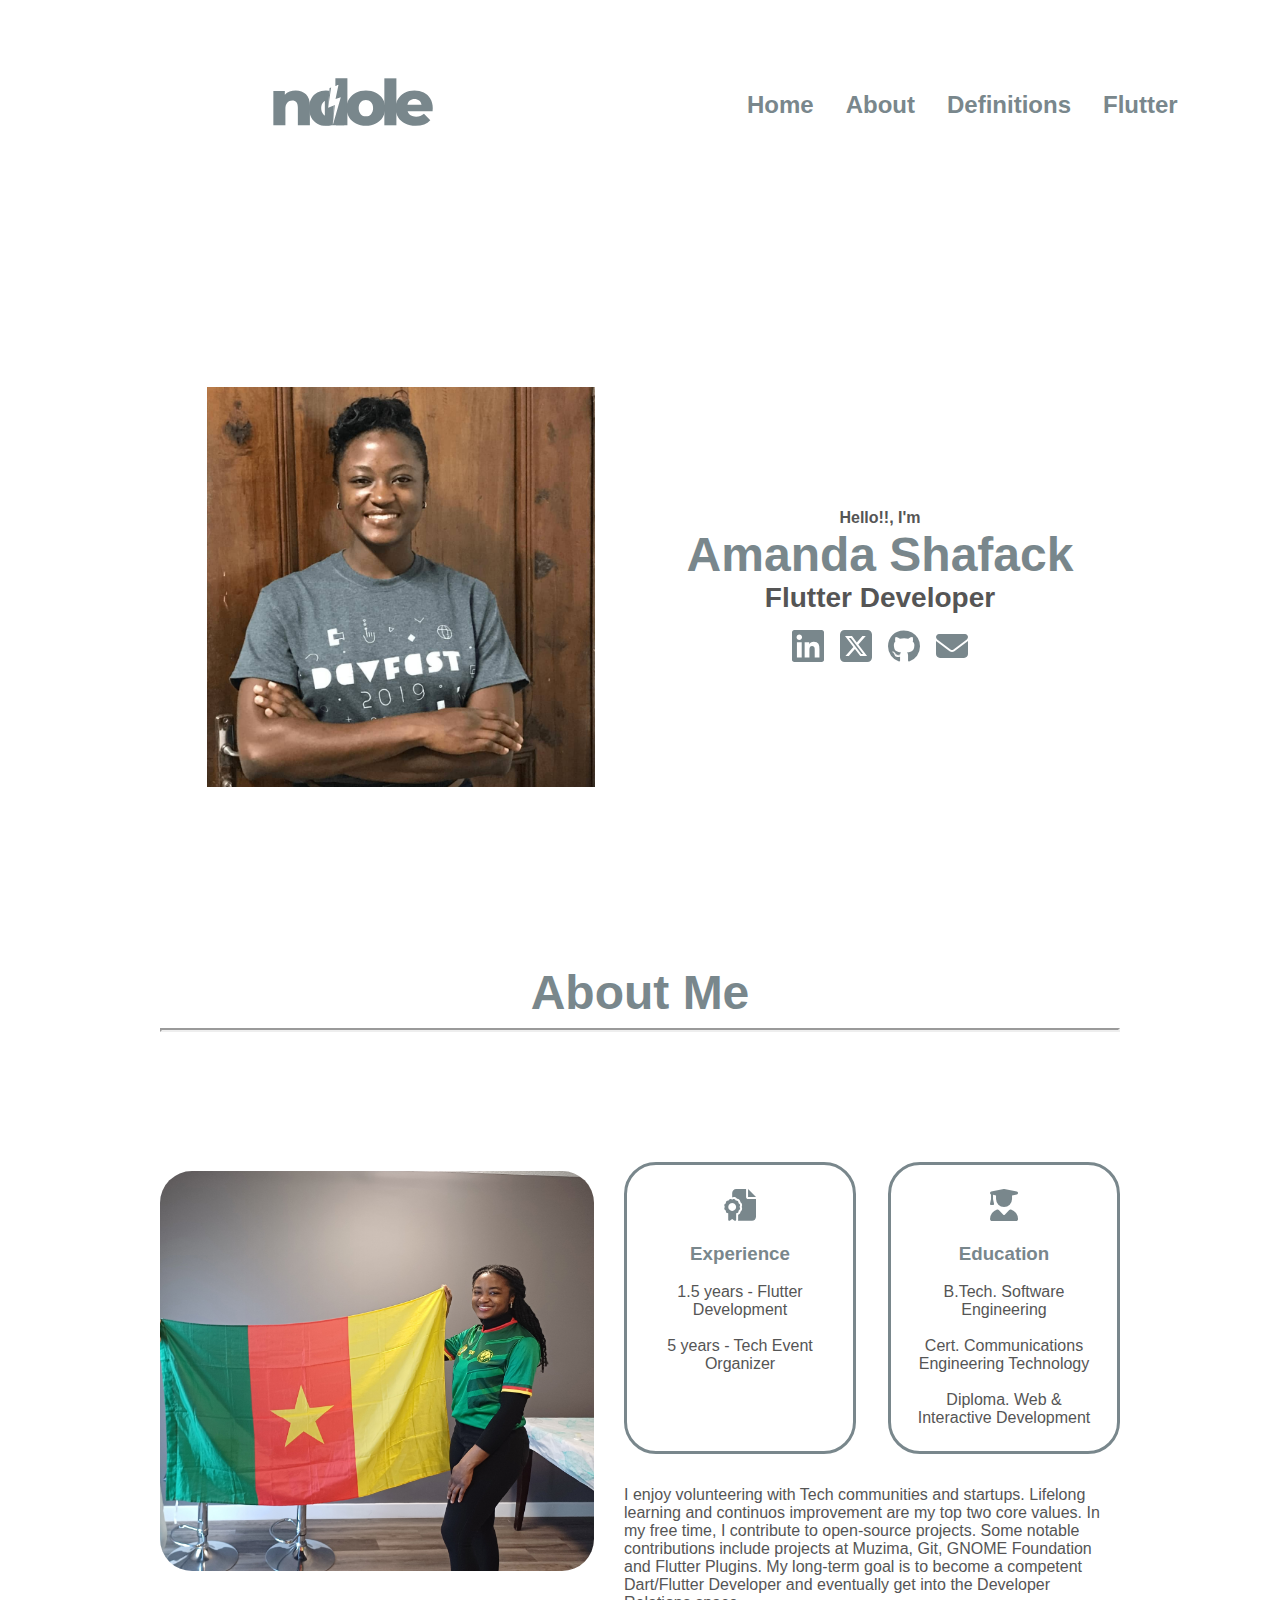
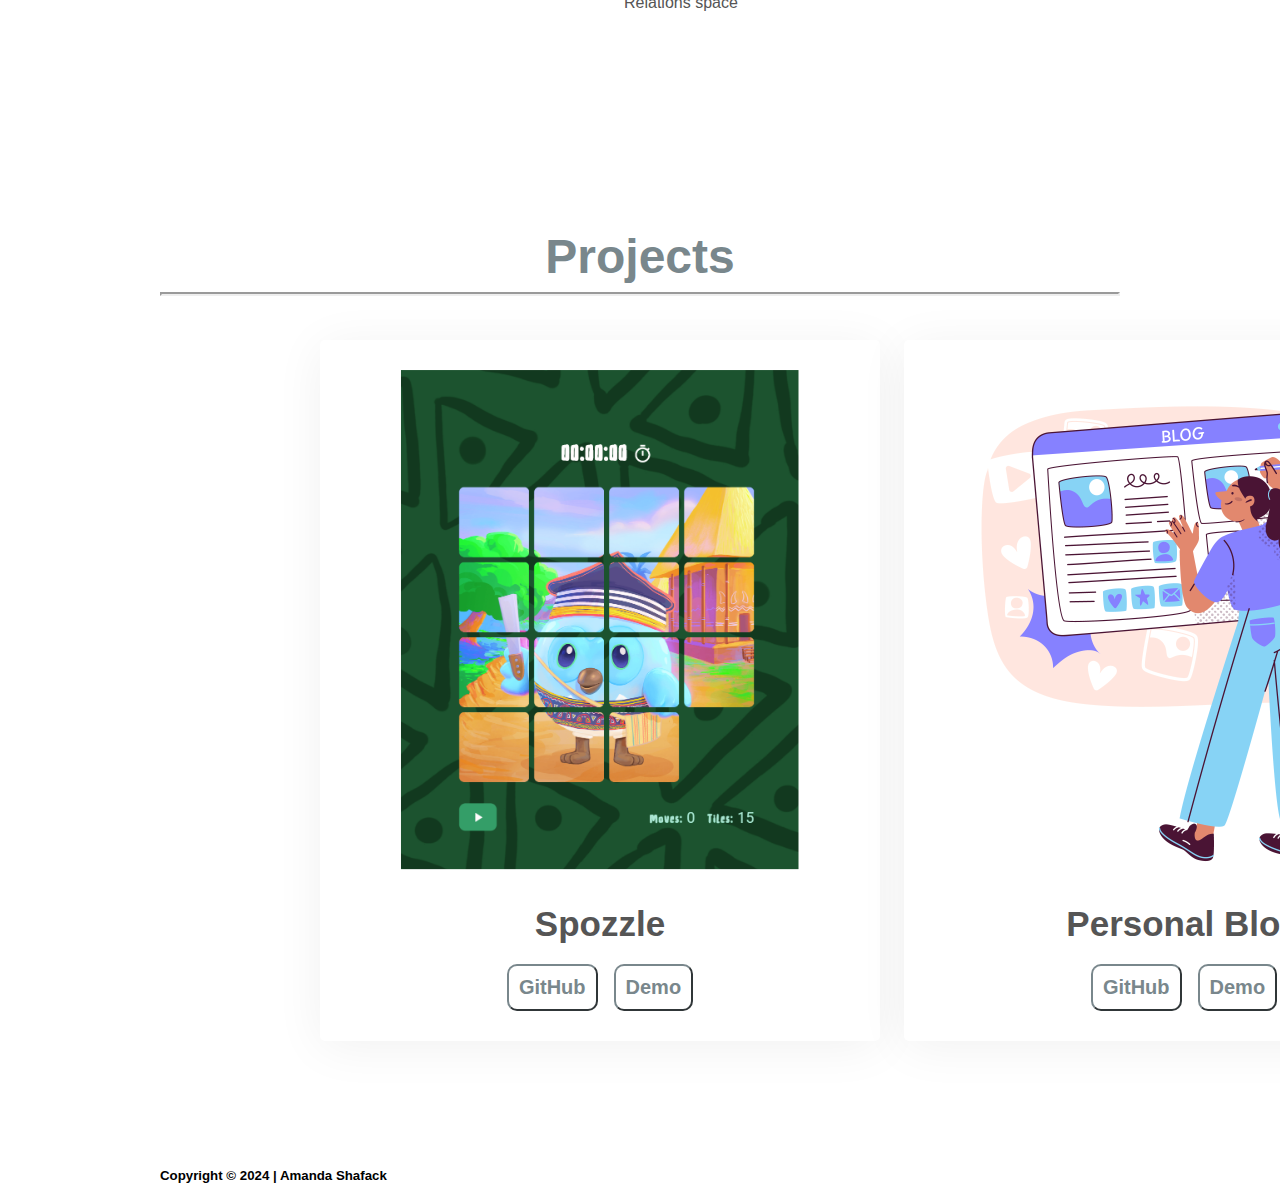
<file: index.html>
<!DOCTYPE html>
<html lang="en">

<head>
  <meta charset="UTF-8" />
  <meta name="viewport" content="width=device-width, initial-scale=1.0" />
  <title>Amanda Shafack's Portfolio | Home</title>
  <link rel="shortcut icon" href="./img/favicon.ico" type="image/x-icon" />
  <link rel="stylesheet" href="./css/style.css" />
</head>

<body>
  <nav>
    <div class="logo"><img src="./img/ndole-logo.svg" alt="Ndole Logo" /></div>
    <div class="nav-links">
      <a class="active" href="./index.html">Home</a>
      <a href=".#about">About</a>
      <a href="./def.html">Definitions</a>
      <a href="https://flutter.dev/" target="_blank">Flutter</a>
    </div>
  </nav>

  <header>
    <section id="profile">
      <div class="section__pic-container">
        <img src="./img/profile_photo.jpg" alt="Amanda's profile picture" />
      </div>
      <div class="section__text">
        <p class="section__text__p1">Hello!!, I'm</p>
        <h2 class="title">Amanda Shafack</h2>
        <p class="section__text__p2">Flutter Developer</p>
        <div id="socials-container">
          <a href="https://www.linkedin.com/in/lkmandy/" target="_blank"><img src="./img/linkedin.svg" alt="LinkedIn"
              class="icon" /></a>
          <a href="https://x.com/lkmandy" target="_blank"><img src="./img/twitter.svg" alt="Twitter" class="icon" /></a>
          <a href="https://github.com/lkmandy" target="_blank"><img src="./img/github.svg" alt="GitHub"
              class="icon" /></a>
          <a href="mailto: shafack.likhene@gmail.com" target="_blank"><img src="./img/email.svg" alt="Email"
              class="icon" /></a>
        </div>
      </div>
    </section>
  </header>

  <section id="about">
    <h1 class="title">About Me</h1>
    <hr>
    <div class="section-container">
      <div class="section__pic-container">
        <img src="./img/holding-flag.jpg" alt="Profile picture" class="about-pic" />
      </div>
      <div class="about-details-container">
        <div class="about-containers">
          <div class="details-container">
            <img src="./img/experience.svg" alt="Experience icon" class="icon" />
            <br /><br />
            <h3>Experience</h3><br />
            <p>1.5 years - Flutter Development</p><br />
            <p>5 years - Tech Event Organizer</p>
          </div>
          <div class="details-container">
            <img src="./img/education.svg" alt="Education icon" class="icon" />
            <br /><br />
            <h3>Education</h3><br />
            <p>B.Tech. Software Engineering</p><br />
            <p>Cert. Communications Engineering Technology</p><br />
            <p>Diploma. Web & Interactive Development</p>
          </div>
        </div>
        <div class="text-container">
          <p>I enjoy volunteering with Tech communities and startups. Lifelong learning and continuos improvement are my
            top two core values. In my free time, I contribute to open-source projects.
            Some notable contributions include projects at Muzima, Git, GNOME Foundation and Flutter Plugins. My
            long-term goal is to become a competent Dart/Flutter Developer and eventually get into the Developer
            Relations space</p>
        </div>
      </div>
    </div>
  </section>

  <section id="projects">
    <h1 class="title">Projects</h1>
    <hr>
    <section class="projects-card">
      <div class="skills-container">
        <div class="skill">
          <img src="./img/spozzle.svg" alt="" width="500" height="500">
          <p class="skill-title">Spozzle</p>
          <div id="socials-container">
            <a href="https://github.com/lkmandy/spozzle" target="_blank"><button class="btn-primary"">GitHub</button></a>
          <a href=" https://spozzle.web.app/#/" target="_blank"><button class="btn-primary">Demo</button></a>
          </div>
        </div>
        <div class="skill">
          <img src="./img/blog.jpg" alt=" " width="500" height="500">

          <p class="skill-title">Personal Blog</p>
          <div id="socials-container">
            <a href="https://github.com/lkmandy/lkmandy.github.io" target="_blank"><button class="btn-primary"">GitHub</button></a>
            <a href=" https://lkmandy.github.io/" target="_blank"><button class="btn-primary">Demo</button></a>
          </div>
        </div>
    </section>
 
    <footer>
      <!-- <hr /> -->
      <div>
        <h5>Copyright &copy; 2024 | Amanda Shafack</h5>
      </div>
    </footer>
  </body>
</html>

  
</body>

</html>
</file>
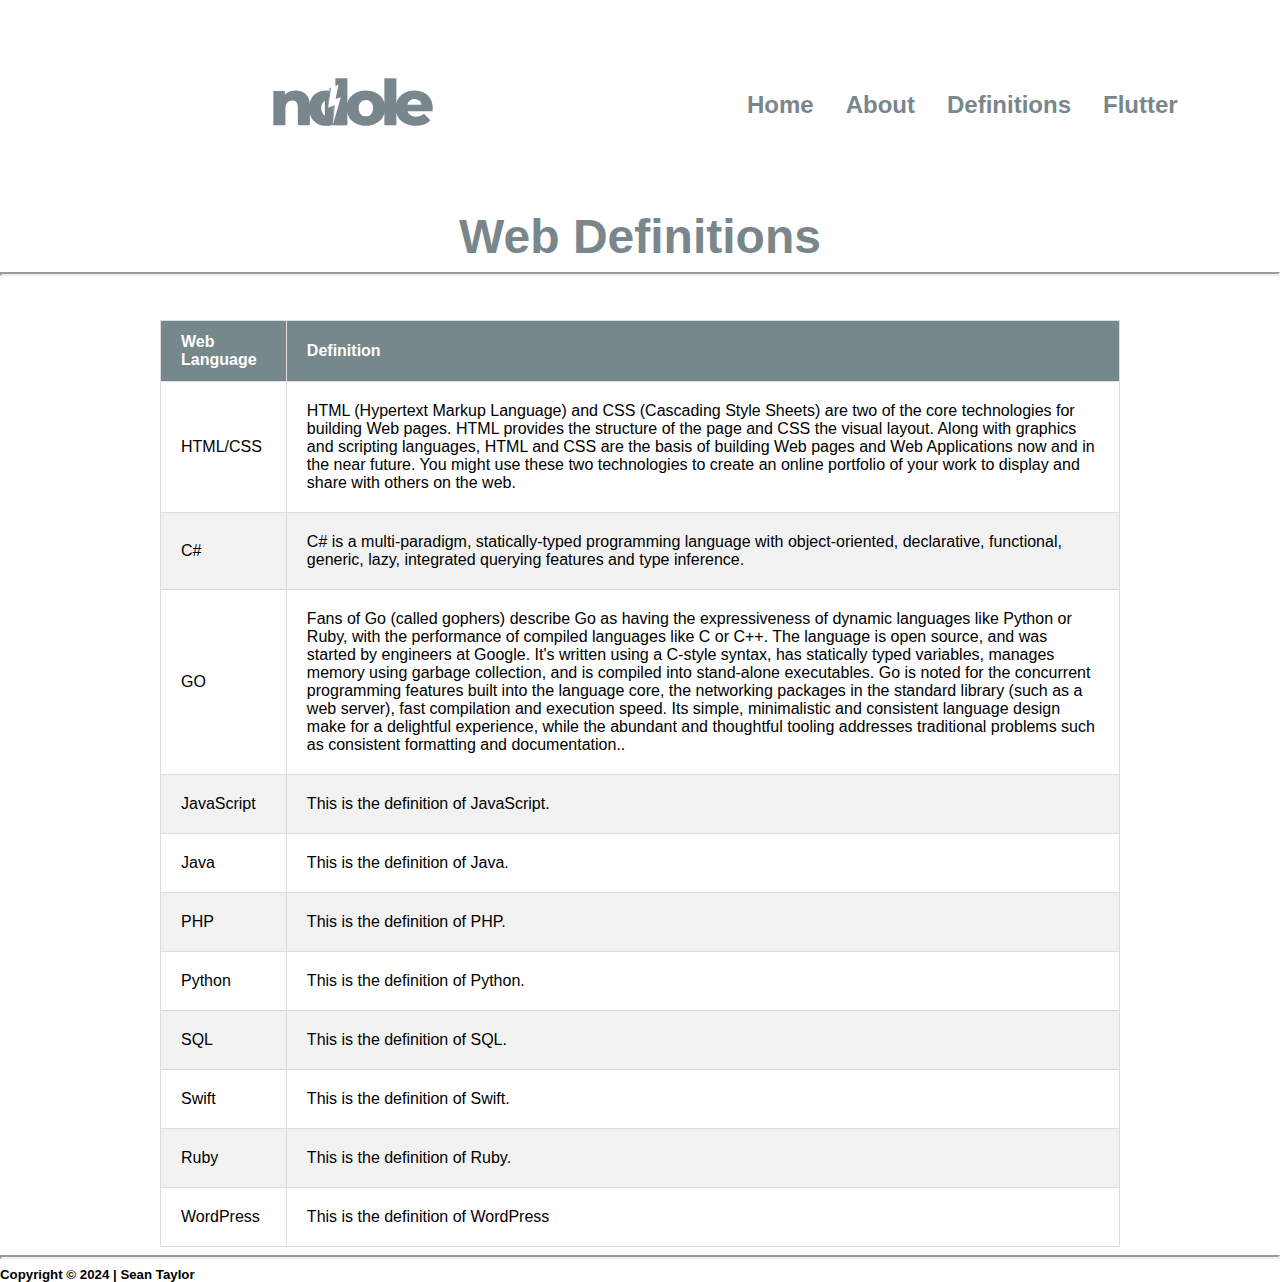
<file: def.html>
<!DOCTYPE html>
<html lang="en">

<head>
  <meta charset="UTF-8">
  <meta name="viewport" content="width=device-width, initial-scale=1.0">
  <title>Amanda Shafack's Portfolio | Home</title>
  <link rel="shortcut icon" href="./img/favicon.ico" type="image/x-icon">
  <link rel="stylesheet" href="./css/style.css">
</head>

<body>

  <nav>
    <div class="logo"><img src="./img/ndole-logo.svg" alt="Ndole Logo" /></div>
    <div class="nav-links">
      <a class="active" href="./index.html">Home</a>
      <a href=".#about">About</a>
      <a href="./def.html">Definitions</a>
      <a href="https://flutter.dev/" target="_blank">Flutter</a>
    </div>
  </nav>

  <header>
    <h1 class="title">Web Definitions</h1>
    <hr>
  </header>

  <section>

    <table id="dev-terms" border="1">
      <thead>
        <tr>
          <th>Web Language</th>
          <th>Definition</th>
        </tr>
      </thead>

      <tbody>
        <tr>
          <td>HTML/CSS</td>
          <td>HTML (Hypertext Markup Language) and CSS (Cascading Style Sheets) are two of the core technologies for
            building Web pages. HTML provides the structure of the page and CSS the visual layout. Along with graphics
            and scripting languages, HTML and CSS are the basis of building Web pages and Web Applications now and in
            the near future. You might use these two technologies to create an online portfolio of your work to display
            and share with others on the web.</td>
        </tr>
        <tr>
          <td>C#</td>
          <td>C# is a multi-paradigm, statically-typed programming language with object-oriented, declarative,
            functional, generic, lazy, integrated querying features and type inference.</td>
        </tr>
        <tr>
          <td>GO</td>
          <td>Fans of Go (called gophers) describe Go as having the expressiveness of dynamic languages like Python or
            Ruby, with the performance of compiled languages like C or C++.

            The language is open source, and was started by engineers at Google. It's written using a C-style syntax,
            has statically typed variables, manages memory using garbage collection, and is compiled into stand-alone
            executables.

            Go is noted for the concurrent programming features built into the language core, the networking packages in
            the standard library (such as a web server), fast compilation and execution speed. Its simple, minimalistic
            and consistent language design make for a delightful experience, while the abundant and thoughtful tooling
            addresses traditional problems such as consistent formatting and documentation..</td>
        </tr>
        <tr>
          <td>JavaScript</td>
          <td>This is the definition of JavaScript.</td>
        </tr>
        <tr>
          <td>Java</td>
          <td>This is the definition of Java.</td>
        </tr>
        <tr>
          <td>PHP</td>
          <td>This is the definition of PHP.</td>
        </tr>
        <tr>
          <td>Python</td>
          <td>This is the definition of Python.</td>
        </tr>
        <tr>
          <td>SQL</td>
          <td>This is the definition of SQL.</td>
        </tr>
        <tr>
          <td>Swift</td>
          <td>This is the definition of Swift.</td>
        </tr>
        <tr>
          <td>Ruby</td>
          <td>This is the definition of Ruby.</td>
        </tr>
        <tr>
          <td>WordPress</td>
          <td>This is the definition of WordPress</td>
        </tr>
      </tbody>
    </table>

  </section>

  <footer>
    <hr>
    <h5>Copyright &copy; 2024 | Sean Taylor</h5>
  </footer>
</body>

</html>
</file>
<file: css/style.css>
/* Lorem ipsum */


* {
  margin: 0;
  padding: 0;
}

body {
  font-family: "Poppins", sans-serif;
}

html {
  scroll-behavior: smooth;
}

p {
  color: rgb(85, 85, 85);
}

/* TRANSITION */

a,
.btn {
  transition: all 300ms ease;
}

/*NAVIGATION BAR*/

nav,
.nav-links {
  display: flex;
}

nav {
  justify-content: space-around;
  align-items: center;
  padding: 28px 30px;
  font-weight: 700;
  height: 17vh;
}

.nav-links {
  gap: 2rem;
  list-style: none;
  font-size: 1.5rem;

}

.nav-links:hover {
  cursor: default;
}


a {
  color: #79878C;
  text-decoration: solid;
  text-decoration-color: white;
}

a:hover {
  color: grey;
  text-decoration: underline;
  text-underline-offset: 1rem;
  text-decoration-color: rgb(181, 181, 181);
}

img {
  color: #79878C;
}



/* SECTIONS */

section {
  padding-top: 4vh;
  height: 96vh;
  margin: 0 10rem;
  box-sizing: border-box;
  min-height: fit-content;
}

.section-container {
  display: flex;
}

/* PROFILE SECTION */

#profile {
  display: flex;
  justify-content: center;
  gap: 5rem;
  height: 80vh;
}

.section__pic-container {
  display: flex;
  height: 400px;
  width: 400px;
  margin: auto 0;
}

.section__text {
  align-self: center;
  text-align: center;
}

.section__text p {
  font-weight: 600;
}

.section__text__p1 {
  text-align: center;
}

.section__text__p2 {
  font-size: 1.75rem;
  margin-bottom: 1rem;
}

.title {
  font-size: 3rem;
  text-align: center;
  color: #79878C;
}

#socials-container {
  display: flex;
  justify-content: center;
  margin-top: 1rem;
  gap: 1rem;
}

/* ICONS */

.icon {
  cursor: pointer;
  height: 2rem;
}



/* ABOUT SECTION */

#about {
  position: relative;
}

.about-containers {
  gap: 2rem;
  margin-bottom: 2rem;
  margin-top: 2rem;
}

.about-details-container {
  justify-content: center;
  flex-direction: column;
}

.about-containers,
.about-details-container {
  display: flex;
}

.about-pic {
  border-radius: 2rem;

}


.details-container {
  padding: 1.5rem;
  flex: 1;
  background: white;
  border-radius: 2rem;
  border: rgb(53, 53, 53) 0.2rem solid;
  border-color: #79878C;
  text-align: center;
  color: #79878C;
}

.section-container {
  gap: 4rem;
  height: 80%;
}

.section__pic-container {
  height: 400px;
  width: 400px;
  margin: auto 0;
}

hr {
  display: block;
  margin-top: 0.5em;
  margin-bottom: 0.5em;
  margin-left: auto;
  margin-right: auto;
  border-style: inset;
  border-width: 2px;
}


/* EXPERIENCE SECTION */

#experience {
  position: relative;
}

.experience-sub-title {
  color: rgb(85, 85, 85);
  font-weight: 600;
  font-size: 1.75rem;
  margin-bottom: 2rem;
}

.experience-details-container {
  display: flex;
  justify-content: center;
  flex-direction: column;
}

.article-container {
  display: block;
  text-align: initial;
  flex-wrap: wrap;
  flex-direction: row;
  gap: 2.5rem;
  justify-content: center;
}

article {
  display: flex;
  width: 10rem;
  justify-content: space-around;
  gap: 0.5rem;
}

article .icon {
  cursor: default;
}


/* PROJECTS SECTION */

#projects {
  position: relative;
}

.color-container {
  border-color: #F2F2F2;
  background: rgb(250, 250, 250);
}

.project-img {
  border-radius: 2rem;
  width: 90%;
  height: 90%;
}

.project-title {
  margin: 1rem;
  color: #79878C;
}

.project-btn {
  color: #79878C;
  border-color: #79878C;
  padding: 6px 6px;
  border-radius: 10px;
}


.skills-container {
  display: flex;
  gap: 24px;
}

.skill {
  background: #FFFFFF;
  box-shadow: 0px 6px 50px rgba(0, 0, 0, 0.06);
  border-radius: 5px;
  padding: 30px;
  margin: 0 auto;
}

.skill-title {
  font-weight: 700;
  font-size: 35px;
  margin-top: 30px;
  margin-bottom: 20px;
  text-align: center;
}

.skill-description {
  color: #757575;
}


.btn-primary {
  color: #79878C;
  font-size: 20px;
  font-weight: 700;
  border-color: #79878C;
  padding: 10px 10px;
  border-radius: 10px;
  background: white;

}

img-button {
  align-items: center;
}

.btn-primary:hover {
  background-color: #79878C;
  color: white;
}


#dev-terms {
  font-family: Arial, Helvetica, sans-serif;
  border-collapse: collapse;
  width: 100%;
}

#dev-terms td,
#dev-terms th {
  border: 1px solid #ddd;
  padding: 20px;
}

#dev-terms tr:nth-child(even) {
  background-color: #f2f2f2;
}

#dev-terms tr:hover {
  background-color: #ddd;
}

#dev-terms th {
  padding-top: 12px;
  padding-bottom: 12px;
  text-align: left;
  background-color: #77888C;
  color: white;
}

#dev-terms tr:hover {background-color: #77888C;}
</file>
